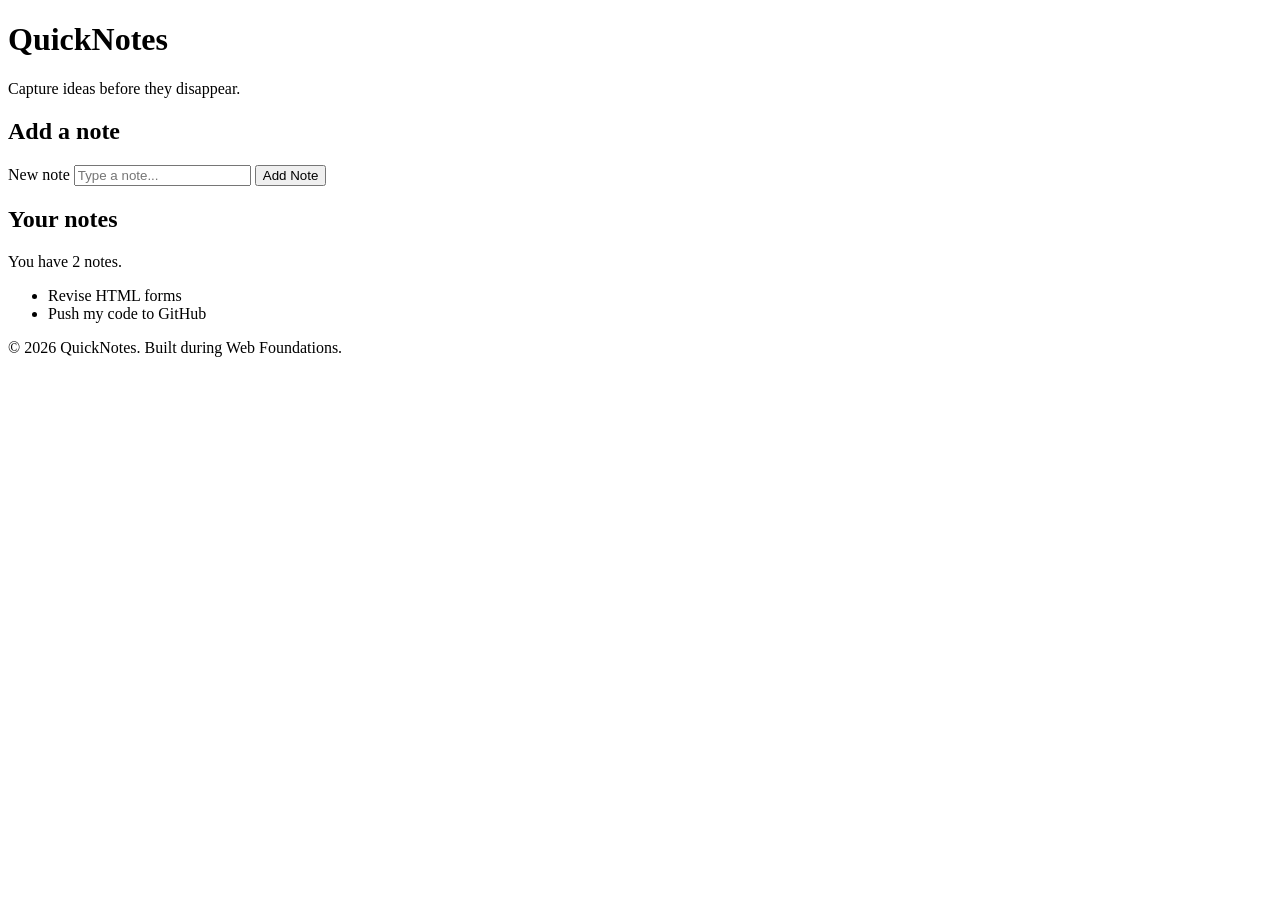
<file: web-foundations-days/day1/index.html>
<!DOCTYPE html>
<html lang="en">
  <head>
    <meta charset="UTF-8" />
    <meta name="viewport" content="width=device-width, initial-scale=1.0" />
    <title>QuickNotes</title>
    
  </head>
  <body>
    <header>
      <h1>QuickNotes</h1>
      <p>Capture ideas before they disappear.</p>
      <nav>
          <a href="about.html"></a>
          <a href="about.html"></a>
       </nav>
    </header>
 
    <main>
      <section>
        <h2>Add a note</h2>
        <form id="note-form">
          <label for="note-input">New note</label>
          <input type="text" id="note-input" placeholder="Type a note..." />
          <button type="submit">Add Note</button>
        </form>
      </section>
 
      <section>
        <h2>Your notes</h2>
        <p id="note-count">You have 2 notes.</p>
        <ul id="notes-list">
          <li>Revise HTML forms</li>
          <li>Push my code to GitHub</li>
        </ul>
      </section>
    </main>
 
    <footer>
      <p>&copy; 2026 QuickNotes. Built during Web Foundations.</p>
    </footer>
  </body>
</html>
</file>
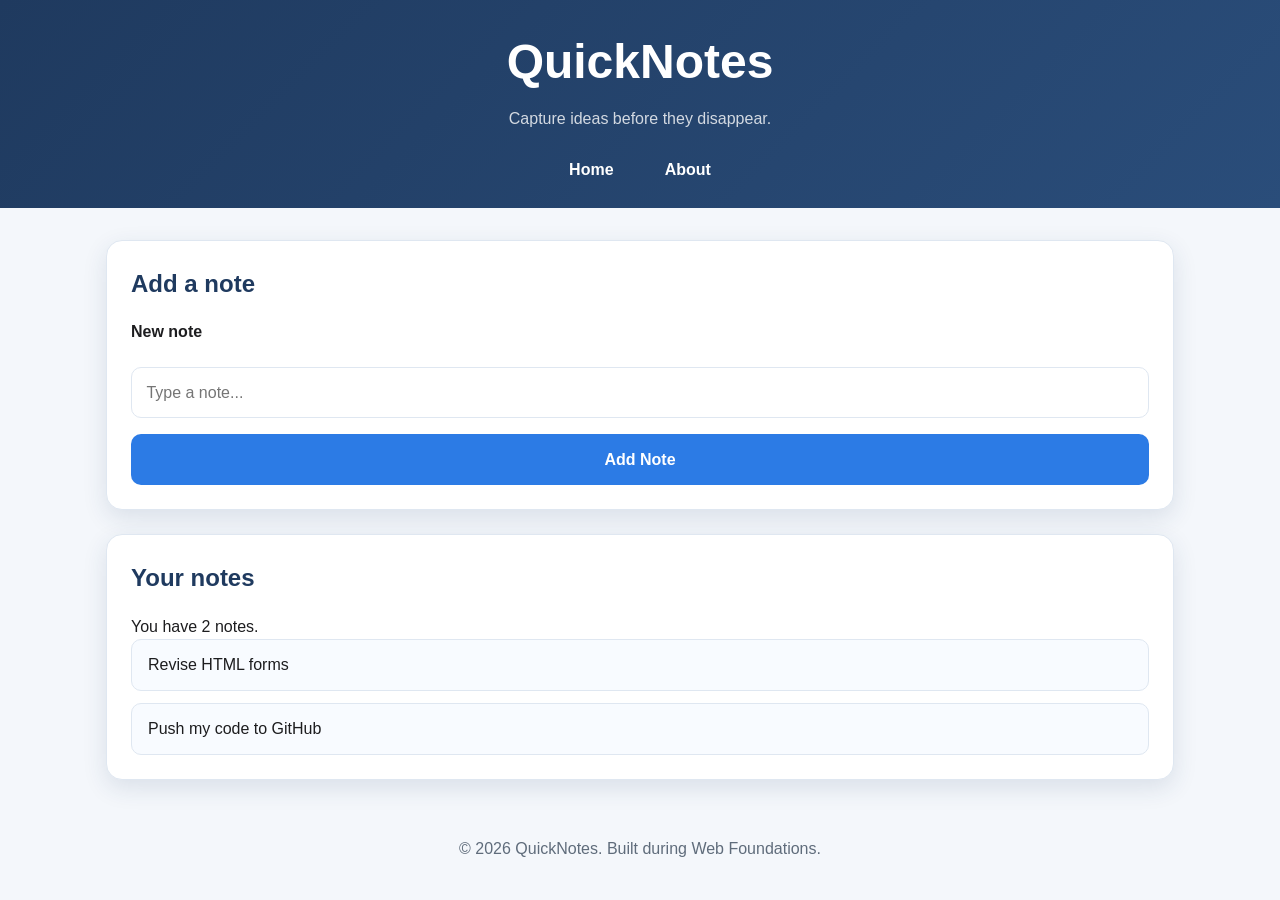
<file: web-foundations-days/day2/index.html>
<!DOCTYPE html>
<html lang="en">
  <head>
    <meta charset="UTF-8" />
    <meta name="viewport" content="width=device-width, initial-scale=1.0" />
    <title>QuickNotes</title>
    <link rel="stylesheet" href="style.css" />
  </head>
  <body>
    <header class="site-header">
      <div class="header-inner">
        <h1>QuickNotes</h1>
        <p>Capture ideas before they disappear.</p>
        <nav class="main-nav" aria-label="Main navigation">
          <a href="index.html">Home</a>
          <a href="about.html">About</a>
        </nav>
      </div>
    </header>

    <main class="page-content">
      <section class="panel">
        <h2>Add a note</h2>
        <form id="note-form" class="note-form">
          <label for="note-input">New note</label>
          <input type="text" id="note-input" placeholder="Type a note..." />
          <button type="submit">Add Note</button>
        </form>
      </section>

      <section class="panel">
        <h2>Your notes</h2>
        <p id="note-count">You have 2 notes.</p>
        <ul id="notes-list">
          <li>Revise HTML forms</li>
          <li>Push my code to GitHub</li>
        </ul>
      </section>
    </main>

    <footer>
      <p>&copy; 2026 QuickNotes. Built during Web Foundations.</p>
    </footer>
  </body>
</html>
</file>
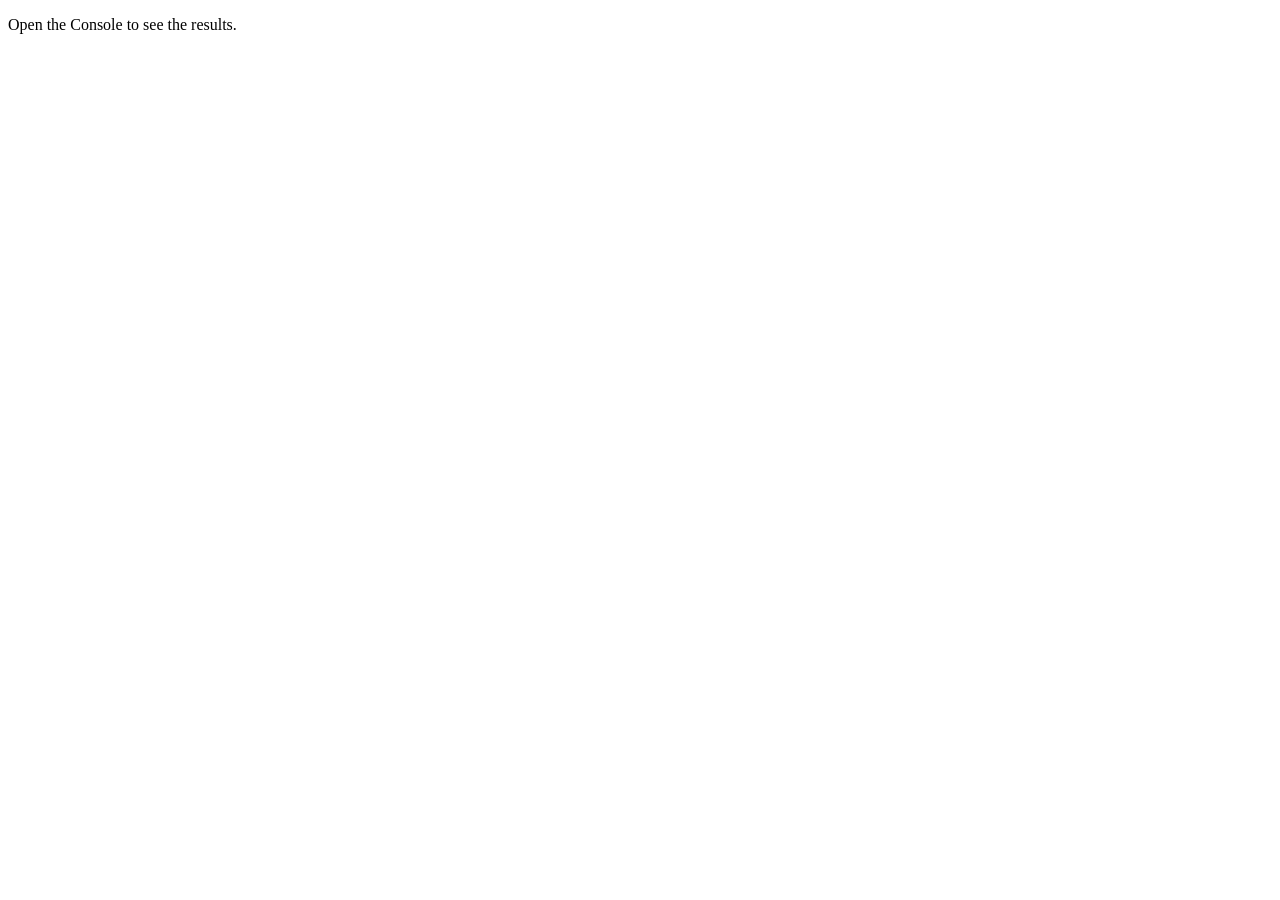
<file: web-foundations-days/day3/index.html>
<!DOCTYPE html>
<html lang="en">
  <head>
    <meta charset="UTF-8">
    <meta name="viewport" content="width=device-width, initial-scale=1.0">
    <title>Notes Toolkit</title>
    <script src="script.js" defer></script>
  </head>
  <body>
    <p>Open the Console to see the results.</p>
  </body>
</html>
</file>
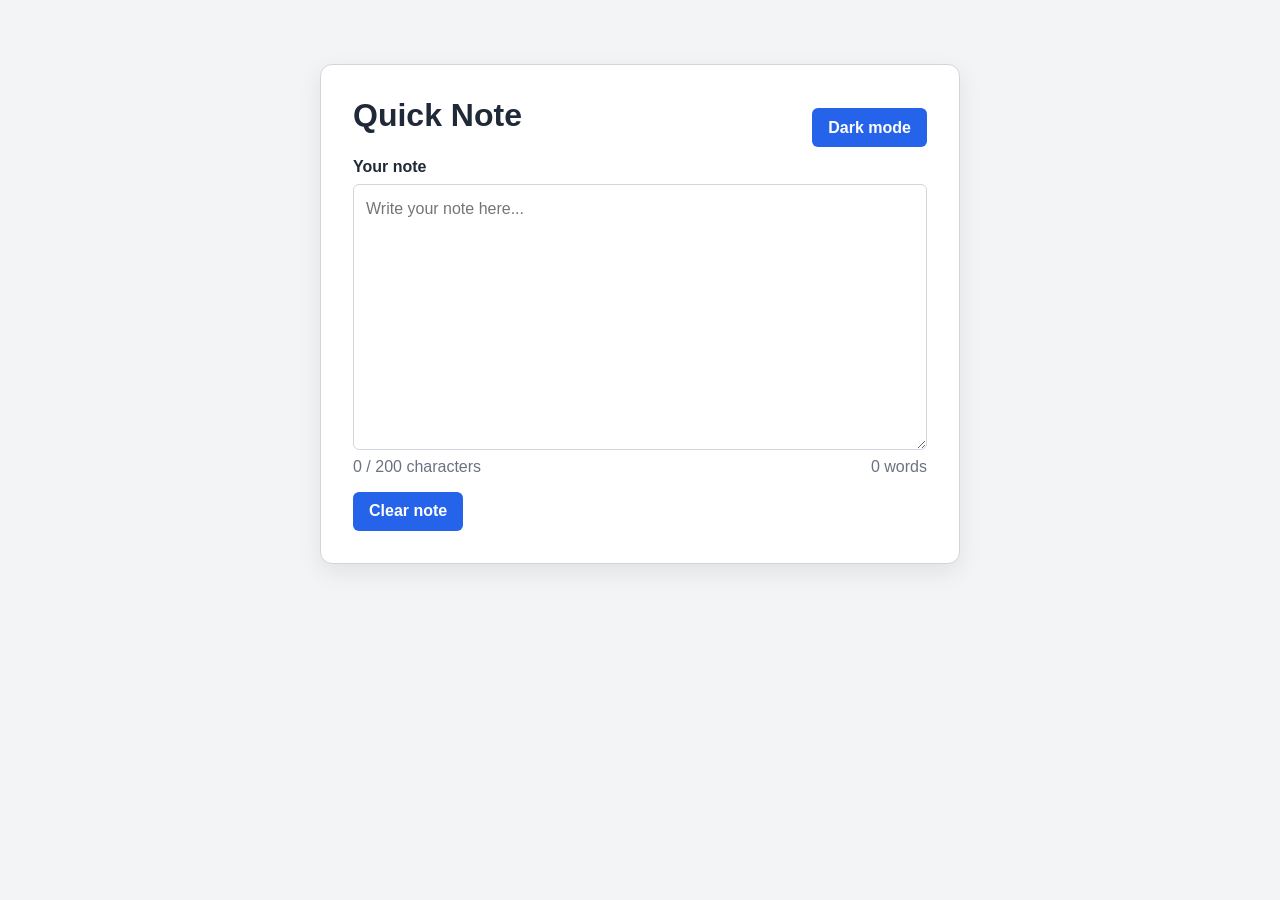
<file: web-foundations-days/day4/index.html>
<!DOCTYPE html>
<html lang="en">
  <head>
    <meta charset="UTF-8">
    <meta name="viewport" content="width=device-width, initial-scale=1.0">
    <title>Quick Note</title>
    <link rel="stylesheet" href="style.css">
    <script src="script.js" defer></script>
  </head>
  <body>
    <main class="note-app">
      <header class="app-header">
        <h1>Quick Note</h1>
        <button id="theme-toggle" type="button">Dark mode</button>
      </header>

      <label for="note-text">Your note</label>
      <textarea id="note-text" rows="10" placeholder="Write your note here..."></textarea>

      <div class="counters" aria-live="polite">
        <p id="char-count">0 / 200 characters</p>
        <p id="word-count">0 words</p>
      </div>

      <button id="clear-btn" type="button">Clear note</button>
    </main>
  </body>
</html>
</file>
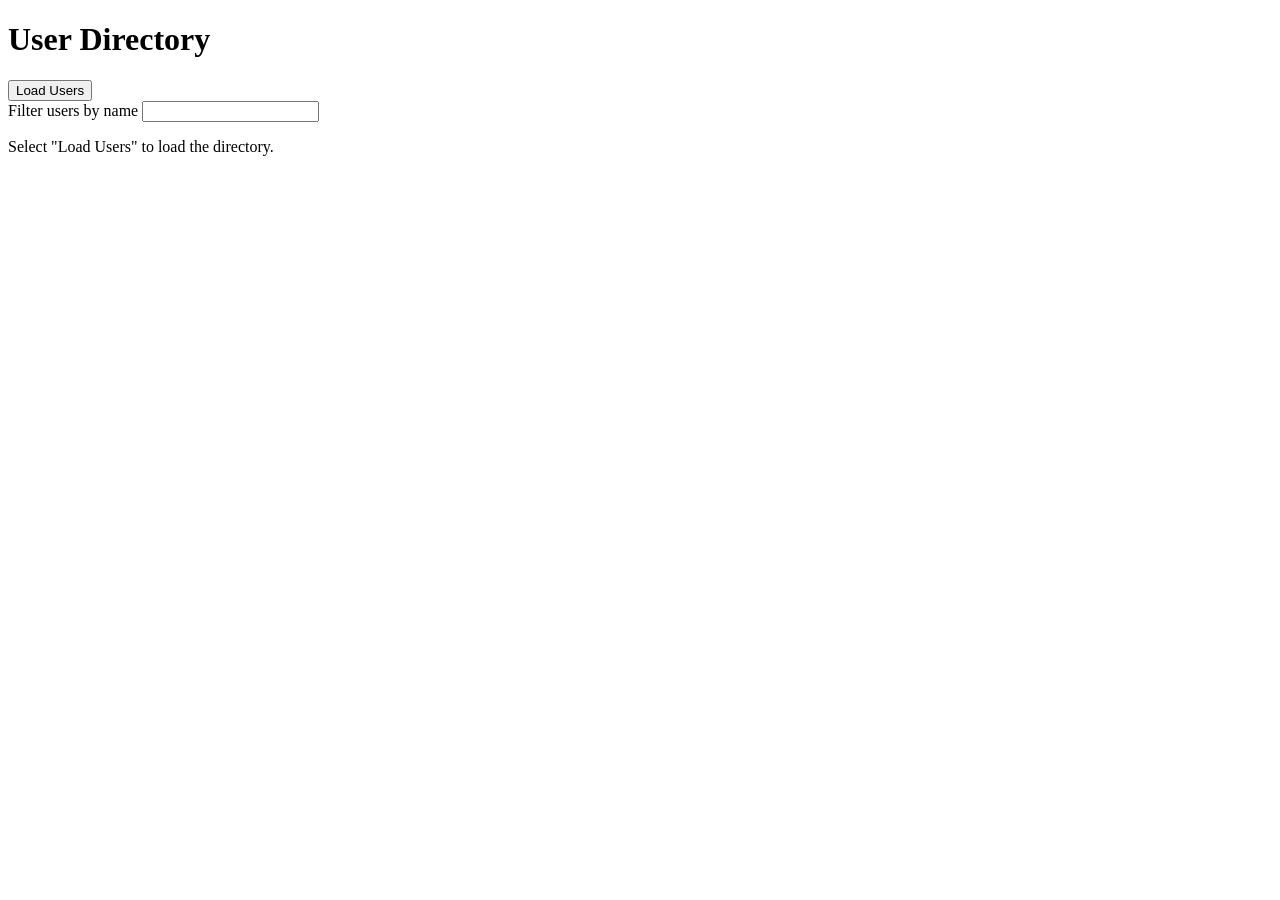
<file: web-foundations-days/day5/index.html>
<!DOCTYPE html>
<html lang="en">
  <head>
    <meta charset="UTF-8" />
    <meta name="viewport" content="width=device-width, initial-scale=1.0" />
    <title>Day 5 - User Directory</title>
    <script src="users.js" defer></script>
  </head>
  <body>
    <main>
      <h1>User Directory</h1>

      <button id="load-users" type="button">Load Users</button>

      <div>
        <label for="filter-input">Filter users by name</label>
        <input id="filter-input" type="search" />
      </div>

      <p id="status" role="status" aria-live="polite">
        Select "Load Users" to load the directory.
      </p>
      <ul id="users-list"></ul>
    </main>
  </body>
</html>
</file>
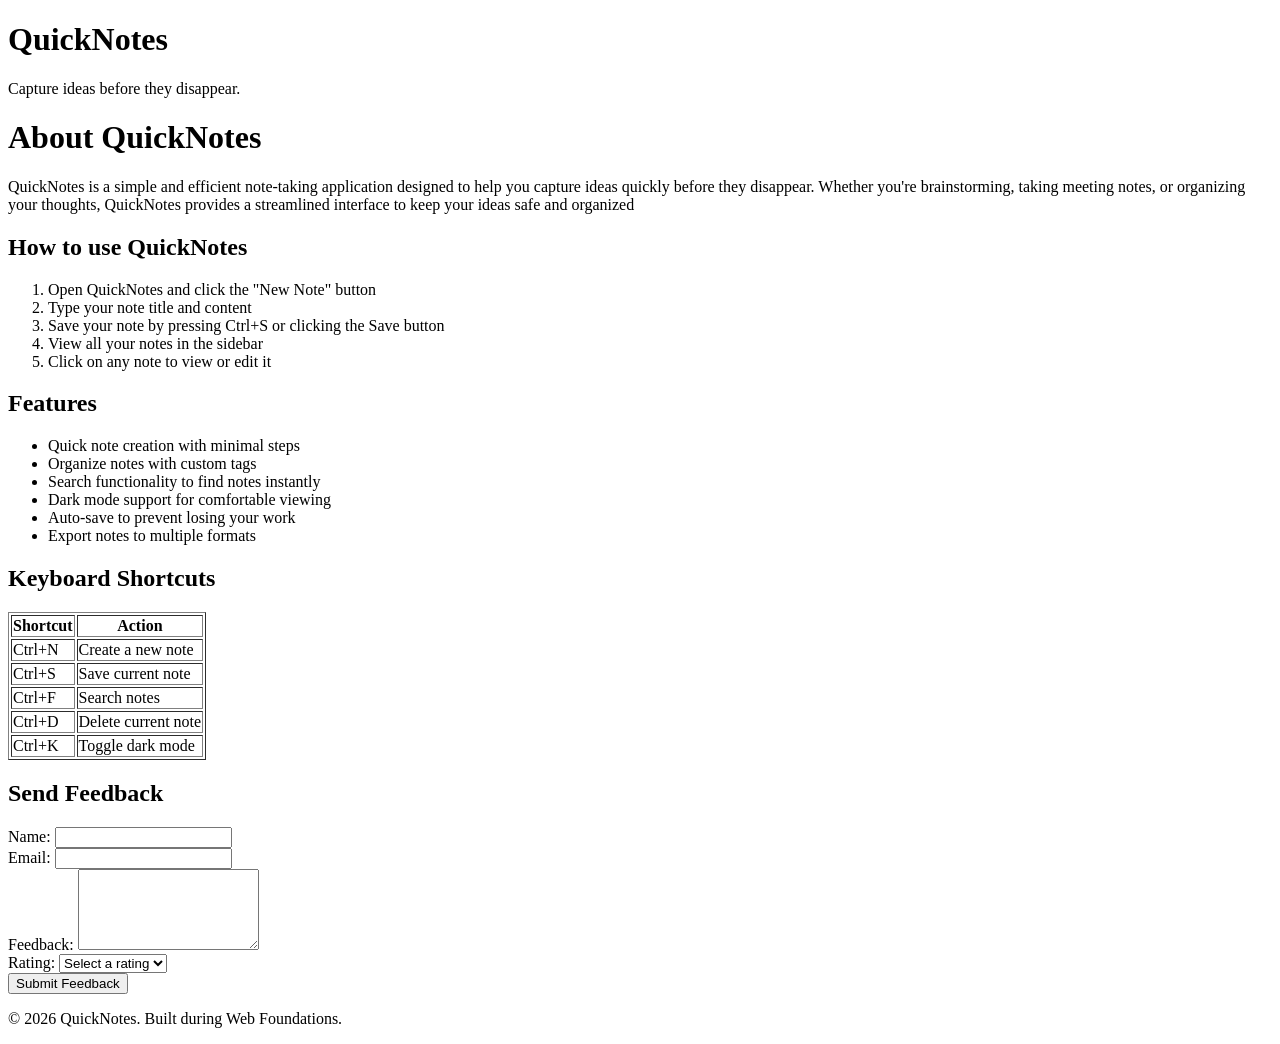
<file: web-foundations-days/day1/about.html>
<!DOCTYPE html>
<html lang="en">
<head>
  <meta charset="UTF-8">
  <meta name="viewport" content="width=device-width, initial-scale=1.0">
  <title>Document</title>
</head>
<body>
  <header>
      <h1>QuickNotes</h1>
      <p>Capture ideas before they disappear.</p>
      <nav>
          <a href="about.html"></a>
          <a href="about.html"></a>
      </nav>
  </header>
  <main>
    <h1>About QuickNotes</h1>
    <p>
      QuickNotes is a simple and efficient note-taking application designed to help you capture ideas quickly before they disappear. Whether you're brainstorming, taking meeting notes, or organizing your thoughts, QuickNotes provides a streamlined interface to keep your ideas safe and organized
    </p>

    <section>
      <h2>How to use QuickNotes</h2>
      <ol>
        <li>Open QuickNotes and click the "New Note" button</li>
        <li>Type your note title and content</li>
        <li>Save your note by pressing Ctrl+S or clicking the Save button</li>
        <li>View all your notes in the sidebar</li>
        <li>Click on any note to view or edit it</li>
      </ol>
    </section>

    <section>
      <h2>Features</h2>
      <ul>
        <li>Quick note creation with minimal steps</li>
        <li>Organize notes with custom tags</li>
        <li>Search functionality to find notes instantly</li>
        <li>Dark mode support for comfortable viewing</li>
        <li>Auto-save to prevent losing your work</li>
        <li>Export notes to multiple formats</li>
      </ul>
    </section>

    <section>
      <h2>Keyboard Shortcuts</h2>
      <table border="1">
        <thead>
          <tr>
            <th>Shortcut</th>
            <th>Action</th>
          </tr>
        </thead>
        <tbody>
          <tr>
            <td>Ctrl+N</td>
            <td>Create a new note</td>
          </tr>
          <tr>
            <td>Ctrl+S</td>
            <td>Save current note</td>
          </tr>
          <tr>
            <td>Ctrl+F</td>
            <td>Search notes</td>
          </tr>
          <tr>
            <td>Ctrl+D</td>
            <td>Delete current note</td>
          </tr>
          <tr>
            <td>Ctrl+K</td>
            <td>Toggle dark mode</td>
          </tr>
        </tbody>
      </table>
    </section>

    <section>
      <h2>Send Feedback</h2>
      <form>
        <div>
          <label for="name">Name:</label>
          <input type="text" id="name" name="name" required>
        </div>
        <div>
          <label for="email">Email:</label>
          <input type="email" id="email" name="email" required>
        </div>
        <div>
          <label for="message">Feedback:</label>
          <textarea id="message" name="message" rows="5" required></textarea>
        </div>
        <div>
          <label for="rating">Rating:</label>
          <select id="rating" name="rating" required>
            <option value="">Select a rating</option>
            <option value="poor">Poor</option>
            <option value="fair">Fair</option>
            <option value="good">Good</option>
            <option value="excellent">Excellent</option>
          </select>
        </div>
        <button type="submit">Submit Feedback</button>
      </form>
    </section>
  </main>

  <footer>
      <p>&copy; 2026 QuickNotes. Built during Web Foundations.</p>
  </footer>
  
</body>
  
  

 
</html>
</file>
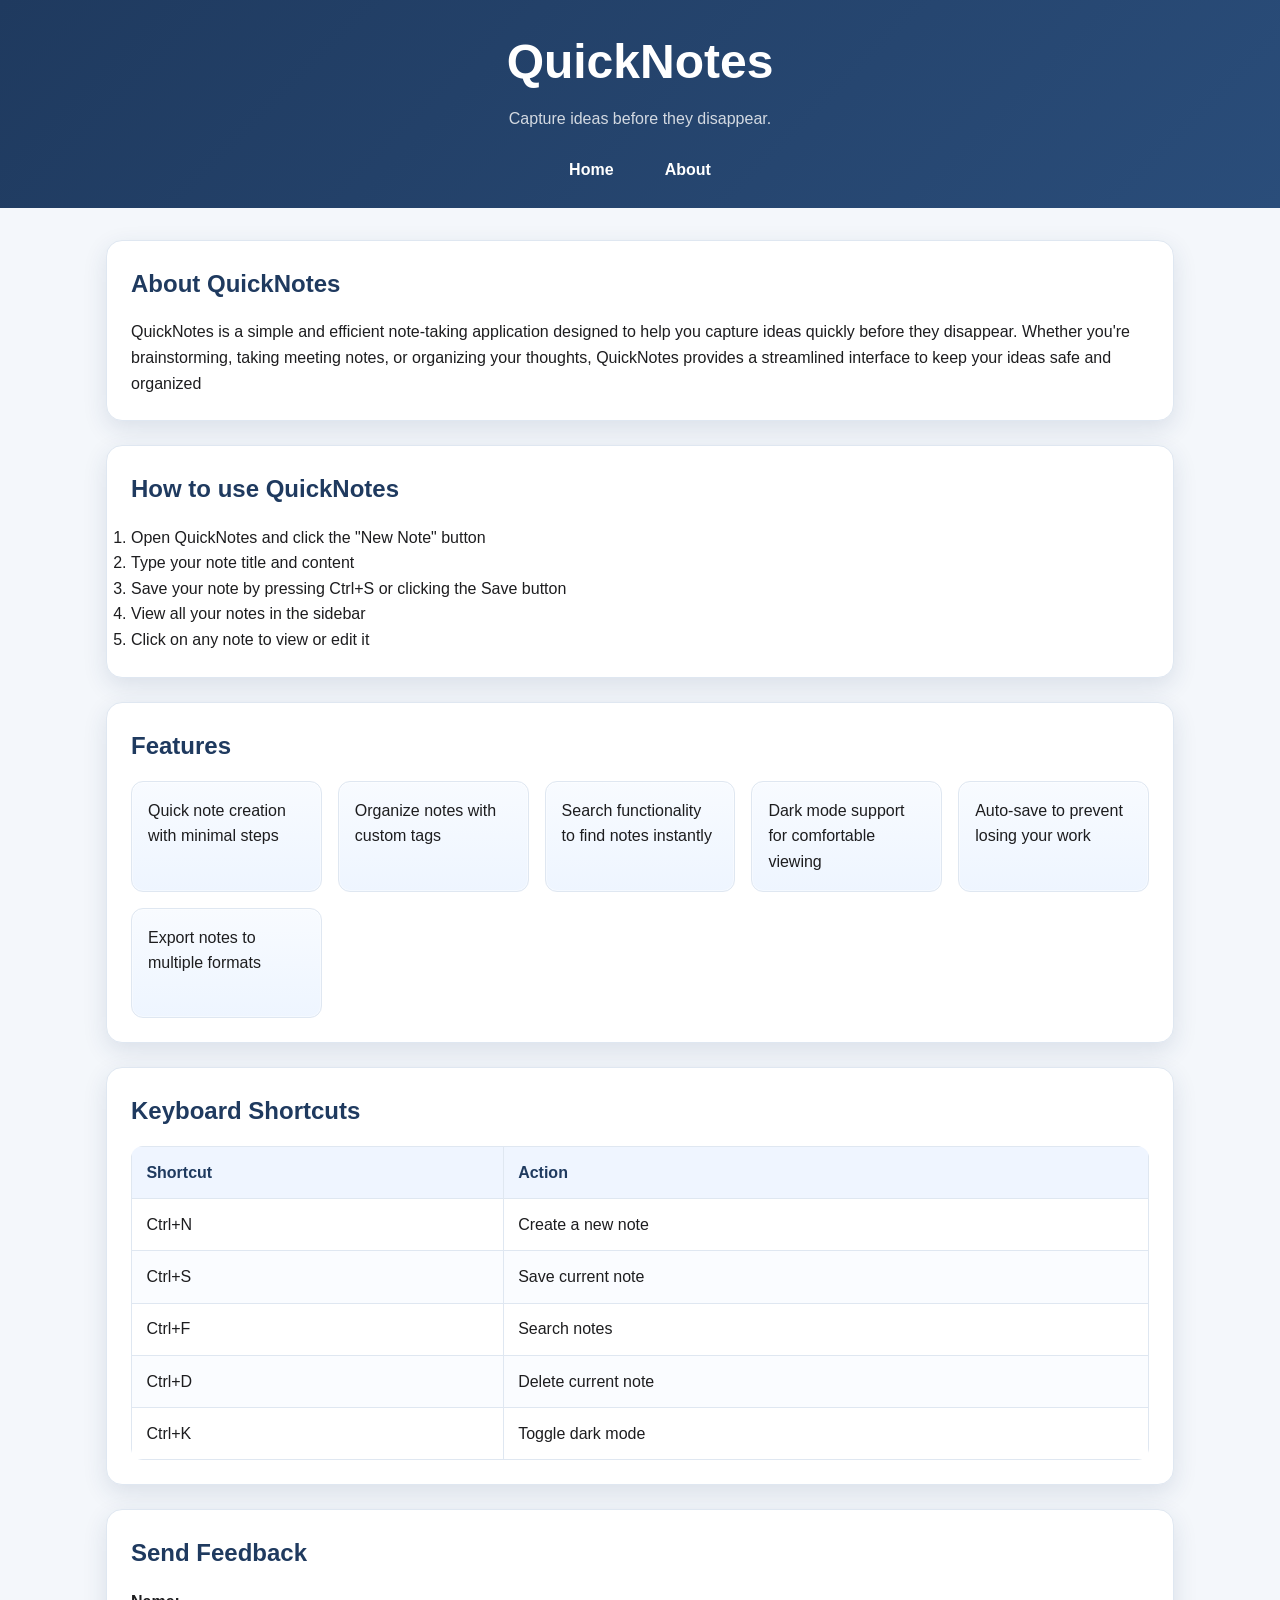
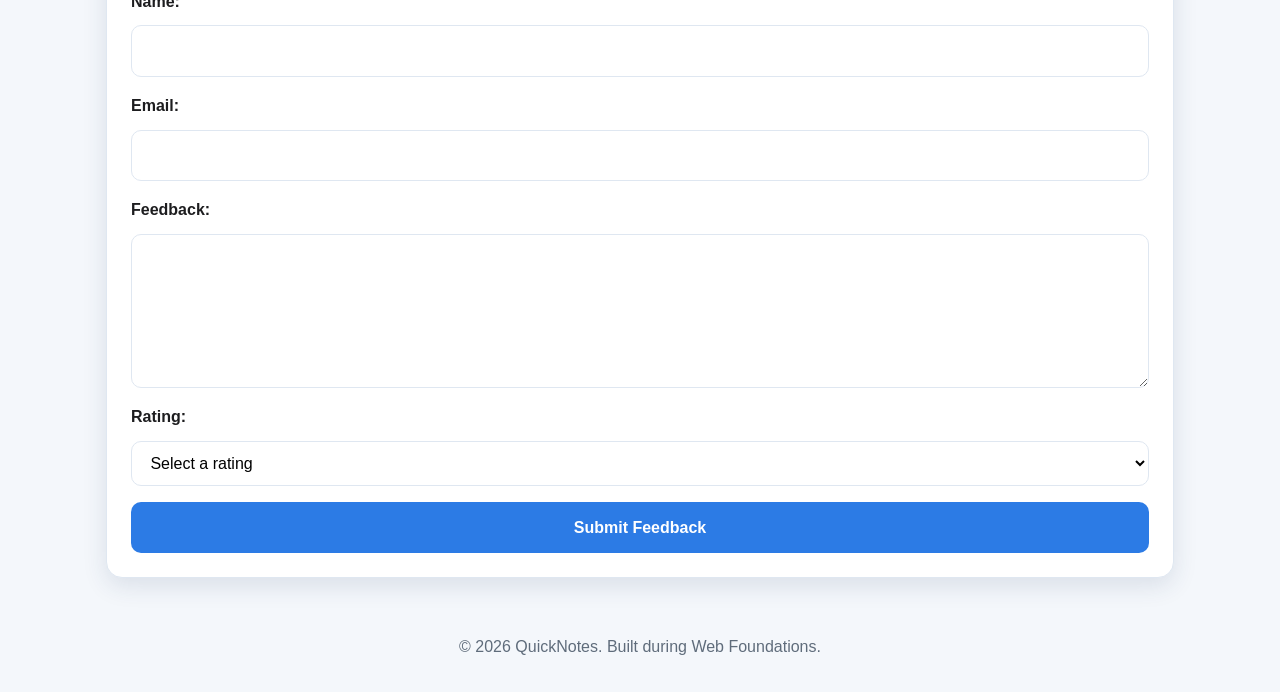
<file: web-foundations-days/day2/about.html>
<!DOCTYPE html>
<html lang="en">
  <head>
    <meta charset="UTF-8" />
    <meta name="viewport" content="width=device-width, initial-scale=1.0" />
    <title>About QuickNotes</title>
    <link rel="stylesheet" href="style.css" />
  </head>
  <body>
    <header class="site-header">
      <div class="header-inner">
        <h1>QuickNotes</h1>
        <p>Capture ideas before they disappear.</p>
        <nav class="main-nav" aria-label="Main navigation">
          <a href="index.html">Home</a>
          <a href="about.html">About</a>
        </nav>
      </div>
    </header>

    <main class="page-content">
      <section class="panel intro">
        <h2>About QuickNotes</h2>
        <p>
          QuickNotes is a simple and efficient note-taking application designed to help you capture ideas quickly before they disappear. Whether you're brainstorming, taking meeting notes, or organizing your thoughts, QuickNotes provides a streamlined interface to keep your ideas safe and organized
        </p>
      </section>

      <section class="panel">
        <h2>How to use QuickNotes</h2>
        <ol>
          <li>Open QuickNotes and click the "New Note" button</li>
          <li>Type your note title and content</li>
          <li>Save your note by pressing Ctrl+S or clicking the Save button</li>
          <li>View all your notes in the sidebar</li>
          <li>Click on any note to view or edit it</li>
        </ol>
      </section>

      <section class="panel">
        <h2>Features</h2>
        <ul class="features-grid">
          <li>Quick note creation with minimal steps</li>
          <li>Organize notes with custom tags</li>
          <li>Search functionality to find notes instantly</li>
          <li>Dark mode support for comfortable viewing</li>
          <li>Auto-save to prevent losing your work</li>
          <li>Export notes to multiple formats</li>
        </ul>
      </section>

      <section class="panel">
        <h2>Keyboard Shortcuts</h2>
        <table>
          <thead>
            <tr>
              <th>Shortcut</th>
              <th>Action</th>
            </tr>
          </thead>
          <tbody>
            <tr>
              <td>Ctrl+N</td>
              <td>Create a new note</td>
            </tr>
            <tr>
              <td>Ctrl+S</td>
              <td>Save current note</td>
            </tr>
            <tr>
              <td>Ctrl+F</td>
              <td>Search notes</td>
            </tr>
            <tr>
              <td>Ctrl+D</td>
              <td>Delete current note</td>
            </tr>
            <tr>
              <td>Ctrl+K</td>
              <td>Toggle dark mode</td>
            </tr>
          </tbody>
        </table>
      </section>

      <section class="panel">
        <h2>Send Feedback</h2>
        <form class="feedback-form">
          <div class="form-row">
            <label for="name">Name:</label>
            <input type="text" id="name" name="name" required />
          </div>
          <div class="form-row">
            <label for="email">Email:</label>
            <input type="email" id="email" name="email" required />
          </div>
          <div class="form-row">
            <label for="message">Feedback:</label>
            <textarea id="message" name="message" rows="5" required></textarea>
          </div>
          <div class="form-row">
            <label for="rating">Rating:</label>
            <select id="rating" name="rating" required>
              <option value="">Select a rating</option>
              <option value="poor">Poor</option>
              <option value="fair">Fair</option>
              <option value="good">Good</option>
              <option value="excellent">Excellent</option>
            </select>
          </div>
          <button type="submit">Submit Feedback</button>
        </form>
      </section>
    </main>

    <footer>
      <p>&copy; 2026 QuickNotes. Built during Web Foundations.</p>
    </footer>
  </body>
</html>
</file>
<file: web-foundations-days/day2/style.css>
* {
  box-sizing: border-box;
  margin: 0;
  padding: 0;
}

:root {
  --bg-color: #f4f7fb;
  --panel-color: #ffffff;
  --header-bg: #1f3a5f;
  --header-accent: #5ec4b6;
  --text-color: #1d1d1f;
  --muted-color: #5f6c7b;
  --border-color: #dfe7f1;
  --shadow-color: rgba(31, 58, 95, 0.12);
  --button-color: #2c7be5;
  --button-hover: #1d60c8;
}

body {
  font-family: Arial, Helvetica, sans-serif;
  line-height: 1.6;
  background: var(--bg-color);
  color: var(--text-color);
}

.site-header {
  background: linear-gradient(135deg, var(--header-bg), #2a4d7a);
  color: #fff;
  padding: 1.5rem 1rem 1rem;
}

.header-inner {
  max-width: 1100px;
  margin: 0 auto;
  text-align: center;
}

.site-header h1 {
  font-size: clamp(2rem, 4vw, 3rem);
  margin-bottom: 0.3rem;
}

.site-header p {
  color: rgba(255, 255, 255, 0.8);
  margin-bottom: 1rem;
}

.main-nav {
  display: flex;
  justify-content: center;
  align-items: center;
  gap: 1rem;
  flex-wrap: wrap;
}

.main-nav a {
  color: #fff;
  text-decoration: none;
  font-weight: 700;
  padding: 0.6rem 1.1rem;
  border-radius: 999px;
  transition: background-color 0.25s ease, transform 0.25s ease, color 0.25s ease;
}

.main-nav a:hover,
.main-nav a:focus {
  background: rgba(255, 255, 255, 0.15);
  transform: translateY(-1px);
}

.page-content {
  max-width: 1100px;
  margin: 2rem auto;
  padding: 0 1rem;
}

.panel {
  background: var(--panel-color);
  border: 1px solid var(--border-color);
  border-radius: 16px;
  box-shadow: 0 8px 24px var(--shadow-color);
  padding: 1.5rem;
  margin-bottom: 1.5rem;
}

.panel h2 {
  margin-bottom: 1rem;
  color: var(--header-bg);
}

.note-form,
.feedback-form {
  display: grid;
  gap: 1rem;
}

.note-form input,
.feedback-form input,
.feedback-form textarea,
.feedback-form select {
  width: 100%;
  padding: 0.75rem 0.9rem;
  border: 1px solid var(--border-color);
  border-radius: 10px;
  font: inherit;
  background: #fff;
}

label {
  font-weight: 700;
  display: inline-block;
  margin-bottom: 0.35rem;
}

button {
  border: none;
  border-radius: 10px;
  background: var(--button-color);
  color: #fff;
  padding: 0.8rem 1.2rem;
  font: inherit;
  font-weight: 700;
  cursor: pointer;
  transition: background-color 0.25s ease, transform 0.2s ease, box-shadow 0.25s ease;
}

button:hover,
button:focus {
  background: var(--button-hover);
  transform: translateY(-1px);
  box-shadow: 0 5px 15px rgba(44, 123, 229, 0.25);
}

#notes-list {
  list-style: none;
  display: grid;
  gap: 0.75rem;
}

#notes-list li {
  background: #f8fbff;
  border: 1px solid var(--border-color);
  border-radius: 10px;
  padding: 0.75rem 1rem;
}

.features-grid {
  list-style: none;
  display: grid;
  grid-template-columns: repeat(auto-fit, minmax(180px, 1fr));
  gap: 1rem;
}

.features-grid li {
  background: linear-gradient(180deg, #f8fbff, #eef5ff);
  border: 1px solid var(--border-color);
  border-radius: 12px;
  padding: 1rem;
  min-height: 110px;
  box-shadow: inset 0 0 0 1px rgba(255, 255, 255, 0.35);
}

table {
  width: 100%;
  border-collapse: collapse;
  overflow: hidden;
  border-radius: 12px;
}

th,
td {
  border: 1px solid var(--border-color);
  padding: 0.8rem 0.9rem;
  text-align: left;
}

thead th {
  background: #eff5ff;
  color: var(--header-bg);
}

tbody tr:nth-child(even) {
  background: #fafcff;
}

.form-row {
  display: grid;
  gap: 0.35rem;
}

footer {
  text-align: center;
  padding: 1.5rem 1rem 2rem;
  color: var(--muted-color);
}

@media (max-width: 600px) {
  .site-header {
    padding: 1rem 0.75rem;
  }

  .site-header h1 {
    font-size: 1.8rem;
  }

  .panel {
    padding: 1rem;
  }
}
</file>
<file: web-foundations-days/day4/style.css>
:root {
  color-scheme: light;
  --page-background: #f3f4f6;
  --card-background: #ffffff;
  --text-color: #1f2937;
  --muted-color: #6b7280;
  --border-color: #d1d5db;
  --button-background: #2563eb;
  --button-text: #ffffff;
  --warning-color: #c2410c;
  --over-color: #dc2626;
}

body.dark {
  color-scheme: dark;
  --page-background: #111827;
  --card-background: #1f2937;
  --text-color: #f9fafb;
  --muted-color: #d1d5db;
  --border-color: #4b5563;
  --button-background: #3b82f6;
  --button-text: #ffffff;
  --warning-color: #fb923c;
  --over-color: #f87171;
}

* {
  box-sizing: border-box;
}

body {
  min-height: 100vh;
  margin: 0;
  padding: 2rem 1rem;
  background: var(--page-background);
  color: var(--text-color);
  font-family: Arial, sans-serif;
  transition: background-color 0.2s ease, color 0.2s ease;
}

.note-app {
  width: min(100%, 640px);
  margin: 2rem auto;
  padding: 2rem;
  border: 1px solid var(--border-color);
  border-radius: 12px;
  background: var(--card-background);
  box-shadow: 0 8px 24px rgb(0 0 0 / 8%);
}

.app-header,
.counters {
  display: flex;
  align-items: center;
  justify-content: space-between;
  gap: 1rem;
}

h1 {
  margin: 0 0 1.5rem;
}

label {
  display: block;
  margin-bottom: 0.5rem;
  font-weight: 700;
}

textarea {
  display: block;
  width: 100%;
  min-height: 200px;
  padding: 0.75rem;
  border: 1px solid var(--border-color);
  border-radius: 6px;
  background: var(--card-background);
  color: var(--text-color);
  font: inherit;
  line-height: 1.5;
  resize: vertical;
}

textarea:focus-visible,
button:focus-visible {
  outline: 3px solid #60a5fa;
  outline-offset: 2px;
}

.counters {
  flex-wrap: wrap;
  margin: 0.5rem 0 1rem;
  color: var(--muted-color);
}

.counters p {
  margin: 0;
}

.warning {
  color: var(--warning-color);
}

.over {
  color: var(--over-color);
  font-weight: 700;
}

button {
  padding: 0.65rem 1rem;
  border: 0;
  border-radius: 6px;
  background: var(--button-background);
  color: var(--button-text);
  cursor: pointer;
  font: inherit;
  font-weight: 700;
}

button:hover {
  filter: brightness(0.92);
}

@media (max-width: 480px) {
  .note-app {
    margin: 0 auto;
    padding: 1.25rem;
  }

  .app-header {
    align-items: flex-start;
  }
}
</file>
